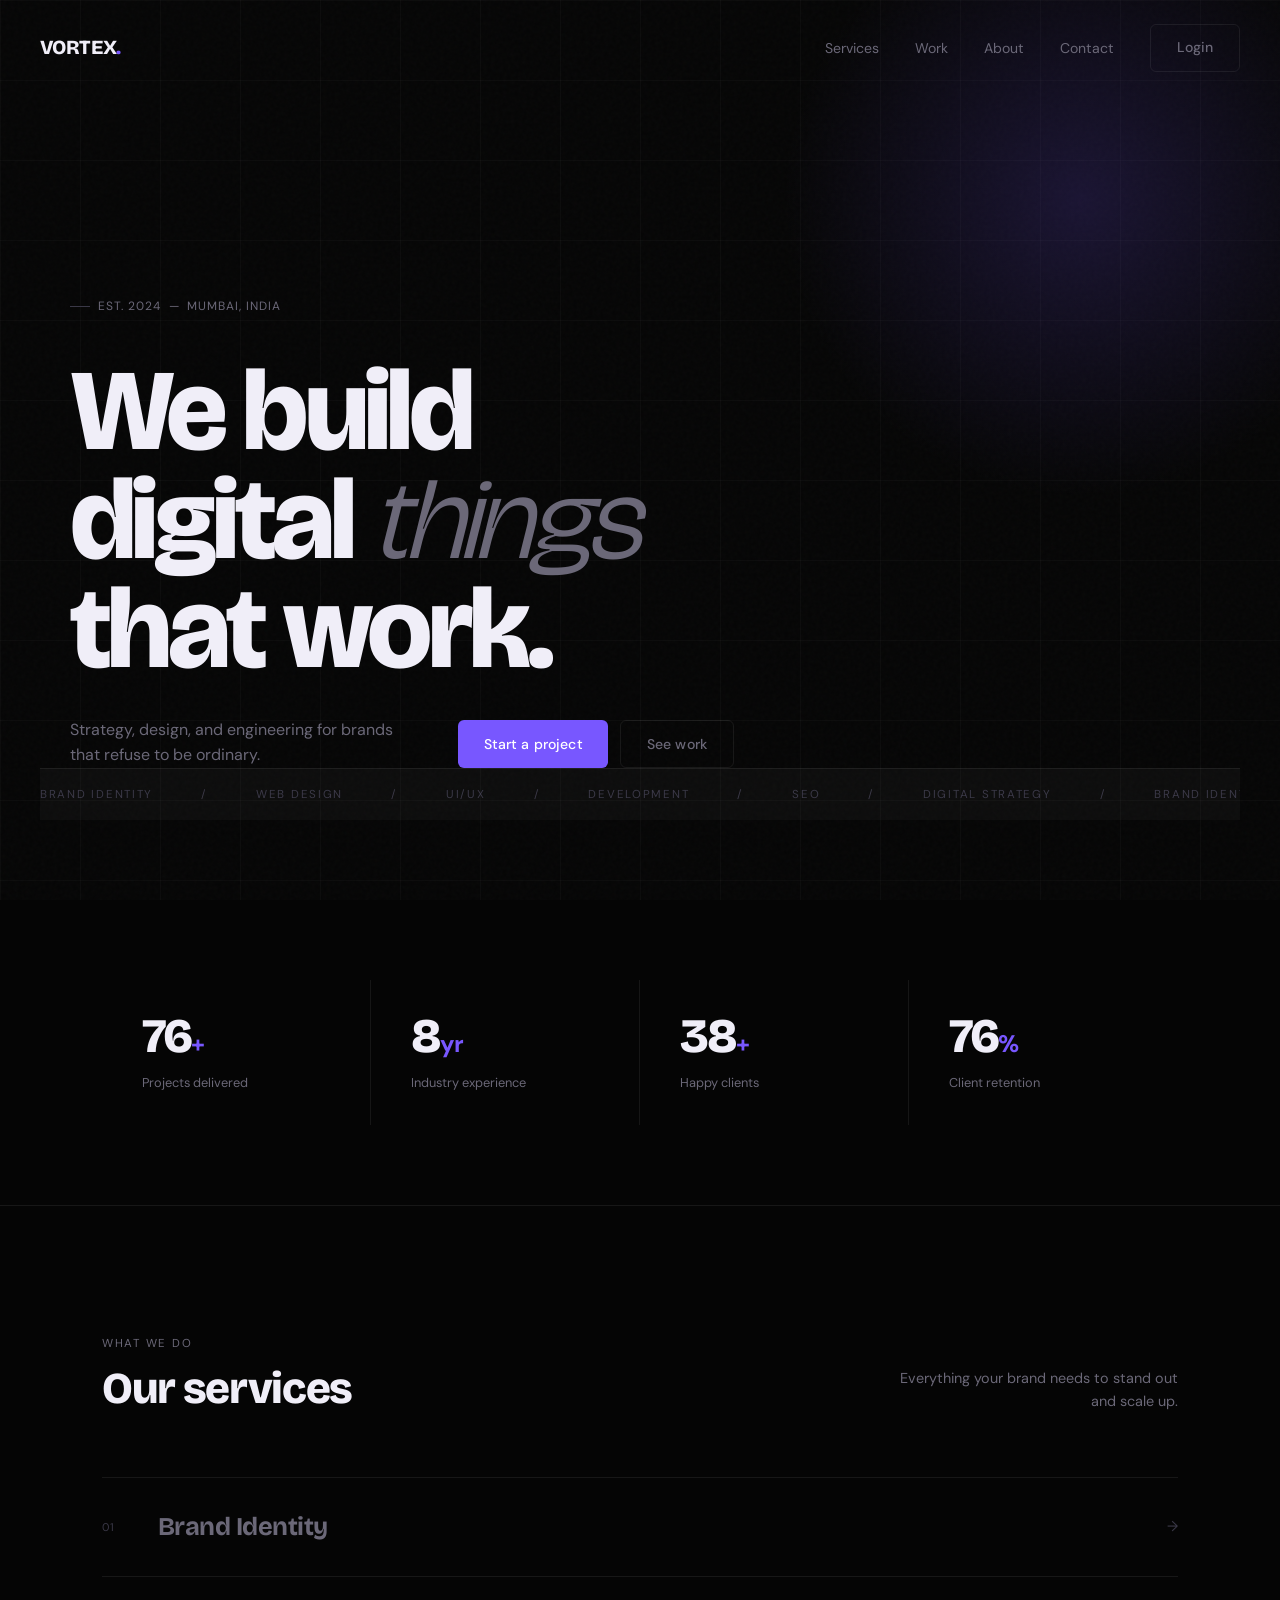
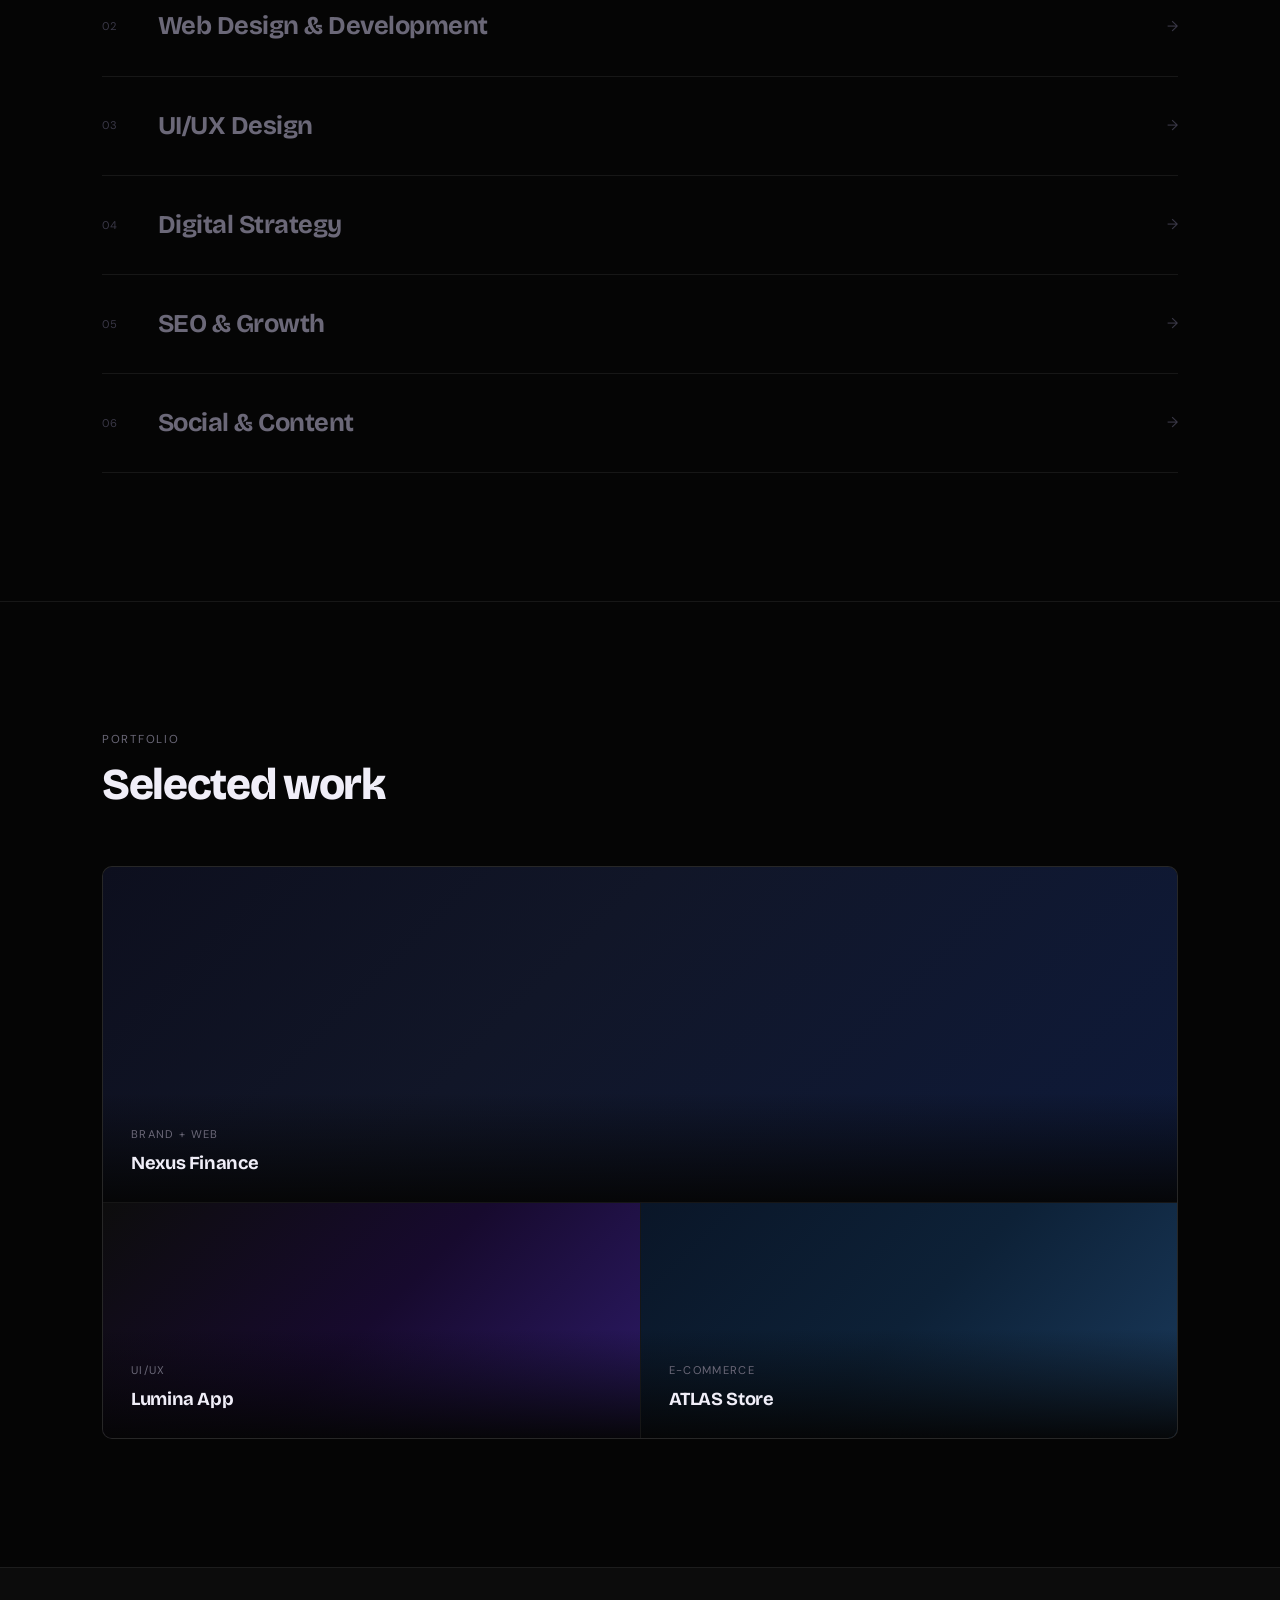
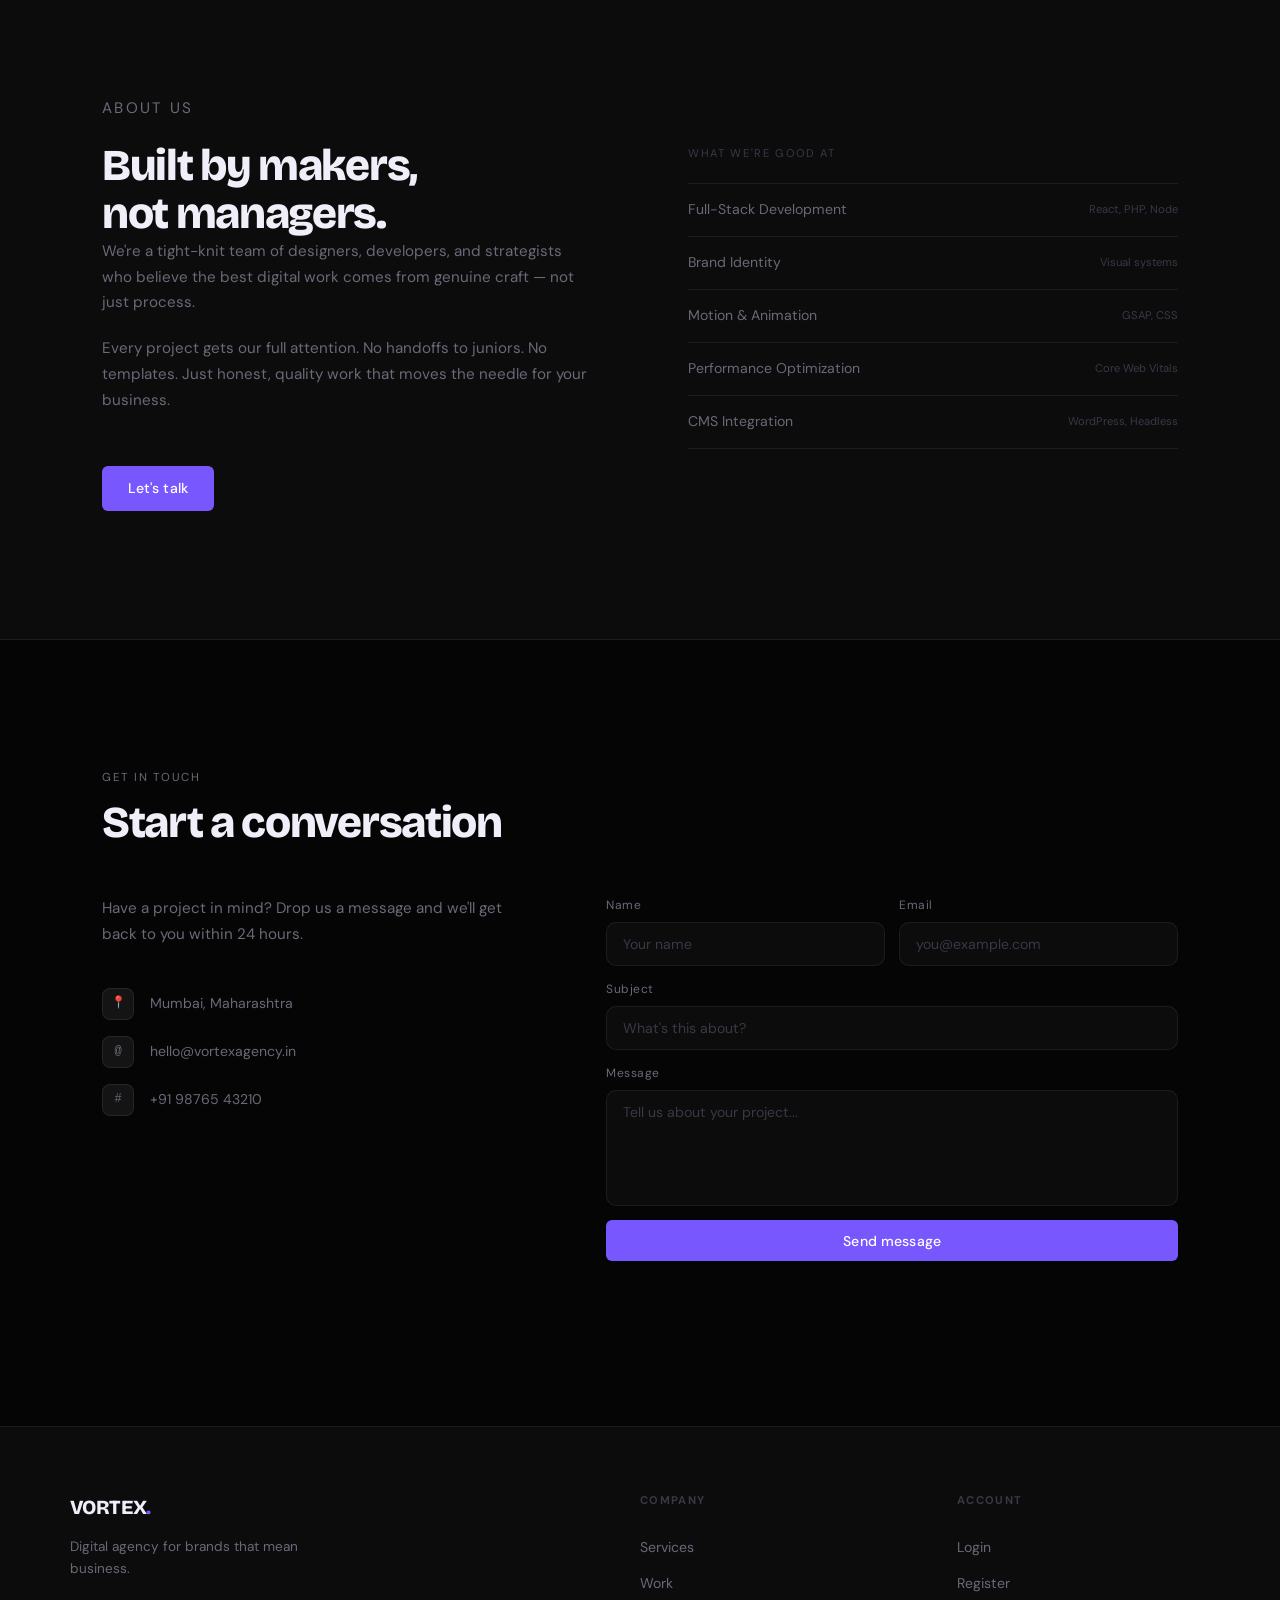
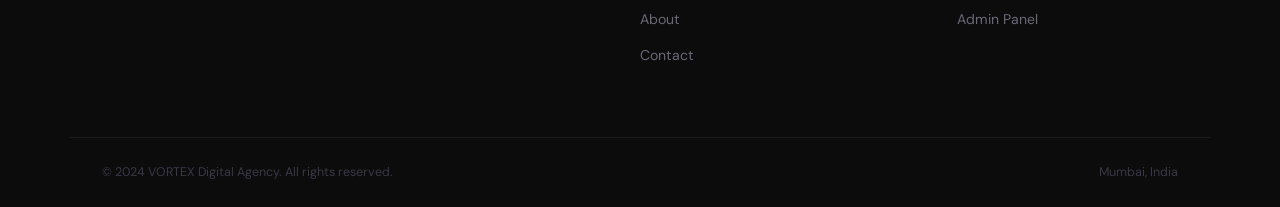
<file: index.html>
<!DOCTYPE html>
<html lang="en">
<head>
  <meta charset="UTF-8"/>
  <meta name="viewport" content="width=device-width, initial-scale=1.0"/>
  <title>VORTEX — Digital Agency</title>
  <link rel="stylesheet" href="css/style.css"/>
</head>
<body>

  <!-- NAV -->
  <nav class="nav" id="nav">
    <a href="index.html" class="nav__logo">VORTEX<span>.</span></a>
    <ul class="nav__links">
      <li><a href="#services">Services</a></li>
      <li><a href="#work">Work</a></li>
      <li><a href="#about">About</a></li>
      <li><a href="#contact">Contact</a></li>
    </ul>
    <div class="nav__actions">
      <a href="login.html" class="btn btn--ghost">Login</a>
    </div>
    <button class="nav__burger" id="burger" aria-label="Menu">
      <span></span><span></span><span></span>
    </button>
  </nav>

  <!-- MOBILE MENU -->
  <div class="mobile-menu" id="mobileMenu">
    <a href="#services">Services</a>
    <a href="#work">Work</a>
    <a href="#about">About</a>
    <a href="#contact">Contact</a>
    <a href="login.html">Login</a>
  </div>

  <!-- HERO -->
  <section class="hero">
    <div class="hero__noise"></div>
    <div class="hero__line"></div>
    <div class="hero__glow"></div>
    <div class="hero__content">
      <p class="hero__tag">Est. 2024 &nbsp;—&nbsp; Mumbai, India</p>
      <h1 class="hero__title">
        We build<br/>
        digital <em>things</em><br/>
        that work.
      </h1>
      <div class="hero__bottom">
        <p class="hero__sub">Strategy, design, and engineering for brands that refuse to be ordinary.</p>
        <div class="hero__cta">
          <a href="#contact" class="btn btn--primary">Start a project</a>
          <a href="#work" class="btn btn--ghost">See work</a>
        </div>
      </div>
    </div>

    <div class="marquee">
      <div class="marquee__track">
        <span>Brand Identity</span><span>/</span>
        <span>Web Design</span><span>/</span>
        <span>UI/UX</span><span>/</span>
        <span>Development</span><span>/</span>
        <span>SEO</span><span>/</span>
        <span>Digital Strategy</span><span>/</span>
        <span>Brand Identity</span><span>/</span>
        <span>Web Design</span><span>/</span>
        <span>UI/UX</span><span>/</span>
        <span>Development</span><span>/</span>
        <span>SEO</span><span>/</span>
        <span>Digital Strategy</span><span>/</span>
      </div>
    </div>
  </section>

  <!-- STATS -->
  <section class="stats">
    <div class="container">
      <div class="stats__grid">
        <div class="stats__item">
          <div><span class="stats__num" data-target="120">0</span><span class="stats__suffix">+</span></div>
          <p class="stats__label">Projects delivered</p>
        </div>
        <div class="stats__item">
          <div><span class="stats__num" data-target="8">0</span><span class="stats__suffix">yr</span></div>
          <p class="stats__label">Industry experience</p>
        </div>
        <div class="stats__item">
          <div><span class="stats__num" data-target="40">0</span><span class="stats__suffix">+</span></div>
          <p class="stats__label">Happy clients</p>
        </div>
        <div class="stats__item">
          <div><span class="stats__num" data-target="99">0</span><span class="stats__suffix">%</span></div>
          <p class="stats__label">Client retention</p>
        </div>
      </div>
    </div>
  </section>

  <!-- SERVICES -->
  <section class="services" id="services">
    <div class="container">
      <div class="services__header">
        <div>
          <p class="section__eyebrow">What we do</p>
          <h2 class="section__title">Our services</h2>
        </div>
        <p class="section__sub">Everything your brand needs to stand out and scale up.</p>
      </div>

      <div class="services__list">
        <div class="service-row">
          <span class="service-row__num">01</span>
          <span class="service-row__name">Brand Identity</span>
          <span class="service-row__desc">Logo, visual language, and brand systems that make you unforgettable.</span>
          <span class="service-row__arrow">→</span>
        </div>
        <div class="service-row">
          <span class="service-row__num">02</span>
          <span class="service-row__name">Web Design & Development</span>
          <span class="service-row__desc">High-performance websites built with modern tech, optimized for conversions.</span>
          <span class="service-row__arrow">→</span>
        </div>
        <div class="service-row">
          <span class="service-row__num">03</span>
          <span class="service-row__name">UI/UX Design</span>
          <span class="service-row__desc">User-first interfaces that reduce friction and drive engagement at every step.</span>
          <span class="service-row__arrow">→</span>
        </div>
        <div class="service-row">
          <span class="service-row__num">04</span>
          <span class="service-row__name">Digital Strategy</span>
          <span class="service-row__desc">Data-driven roadmaps that align your digital presence with business goals.</span>
          <span class="service-row__arrow">→</span>
        </div>
        <div class="service-row">
          <span class="service-row__num">05</span>
          <span class="service-row__name">SEO & Growth</span>
          <span class="service-row__desc">Organic visibility strategies that bring qualified traffic and real results.</span>
          <span class="service-row__arrow">→</span>
        </div>
        <div class="service-row">
          <span class="service-row__num">06</span>
          <span class="service-row__name">Social & Content</span>
          <span class="service-row__desc">Content ecosystems that grow your brand and keep audiences coming back.</span>
          <span class="service-row__arrow">→</span>
        </div>
      </div>
    </div>
  </section>

  <!-- WORK -->
  <section class="work" id="work">
    <div class="container">
      <p class="section__eyebrow">Portfolio</p>
      <h2 class="section__title">Selected work</h2>
      <div class="work__grid">
        <div class="work-card work-card--wide">
          <div class="work-card__thumb" style="background: linear-gradient(135deg, #0d0f1e 0%, #111628 40%, #0e1a3a 100%); min-height: 220px;"></div>
          <div class="work-card__meta">
            <span class="work-card__cat">Brand + Web</span>
            <div class="work-card__name">Nexus Finance</div>
          </div>
          <div class="work-card__arrow">↗</div>
        </div>
        <div class="work-card">
          <div class="work-card__thumb" style="background: linear-gradient(135deg, #0d0d0d 0%, #170a2e 50%, #2d1b69 100%); min-height: 200px;"></div>
          <div class="work-card__meta">
            <span class="work-card__cat">UI/UX</span>
            <div class="work-card__name">Lumina App</div>
          </div>
          <div class="work-card__arrow">↗</div>
        </div>
        <div class="work-card">
          <div class="work-card__thumb" style="background: linear-gradient(135deg, #0a1628 0%, #0d2137 50%, #1a3a5c 100%); min-height: 200px;"></div>
          <div class="work-card__meta">
            <span class="work-card__cat">E-Commerce</span>
            <div class="work-card__name">ATLAS Store</div>
          </div>
          <div class="work-card__arrow">↗</div>
        </div>
      </div>
    </div>
  </section>

  <!-- ABOUT -->
  <section class="about" id="about">
    <div class="container about__inner">
      <div class="about__text">
        <p class="section__eyebrow">About us</p>
        <h2 class="section__title">Built by makers,<br/>not managers.</h2>
        <p>We're a tight-knit team of designers, developers, and strategists who believe the best digital work comes from genuine craft — not just process.</p>
        <p>Every project gets our full attention. No handoffs to juniors. No templates. Just honest, quality work that moves the needle for your business.</p>
        <a href="#contact" class="btn btn--primary" style="margin-top:2rem;">Let's talk</a>
      </div>
      <div>
        <div class="about__expertise">
          <p class="about__expertise-title">What we're good at</p>
          <div class="expertise-list">
            <div class="expertise-item">Full-Stack Development <span>React, PHP, Node</span></div>
            <div class="expertise-item">Brand Identity <span>Visual systems</span></div>
            <div class="expertise-item">Motion & Animation <span>GSAP, CSS</span></div>
            <div class="expertise-item">Performance Optimization <span>Core Web Vitals</span></div>
            <div class="expertise-item">CMS Integration <span>WordPress, Headless</span></div>
          </div>
        </div>
      </div>
    </div>
  </section>

  <!-- CONTACT -->
  <section class="contact" id="contact">
    <div class="container">
      <p class="section__eyebrow">Get in touch</p>
      <h2 class="section__title">Start a conversation</h2>
      <div class="contact__inner" style="margin-top: 3rem;">
        <div class="contact__info">
          <p>Have a project in mind? Drop us a message and we'll get back to you within 24 hours.</p>
          <div class="contact__detail">
            <div class="contact__detail-icon">📍</div>
            Mumbai, Maharashtra
          </div>
          <div class="contact__detail">
            <div class="contact__detail-icon">@</div>
            hello@vortexagency.in
          </div>
          <div class="contact__detail">
            <div class="contact__detail-icon">#</div>
            +91 98765 43210
          </div>
        </div>
        <form class="contact-form" id="contactForm">
          <div class="form-row">
            <div class="form-group">
              <label>Name</label>
              <input type="text" name="name" placeholder="Your name" required/>
            </div>
            <div class="form-group">
              <label>Email</label>
              <input type="email" name="email" placeholder="you@example.com" required/>
            </div>
          </div>
          <div class="form-group">
            <label>Subject</label>
            <input type="text" name="subject" placeholder="What's this about?"/>
          </div>
          <div class="form-group">
            <label>Message</label>
            <textarea name="message" placeholder="Tell us about your project..." rows="5" required></textarea>
          </div>
          <button type="submit" class="btn btn--primary btn--full">Send message</button>
          <div class="form-status" id="formStatus"></div>
        </form>
      </div>
    </div>
  </section>

  <!-- FOOTER -->
  <footer class="footer">
    <div class="container footer__inner">
      <div class="footer__brand">
        <a href="index.html" class="nav__logo">VORTEX<span>.</span></a>
        <p>Digital agency for brands that mean business.</p>
      </div>
      <div class="footer__col">
        <h4>Company</h4>
        <a href="#services">Services</a>
        <a href="#work">Work</a>
        <a href="#about">About</a>
        <a href="#contact">Contact</a>
      </div>
      <div class="footer__col">
        <h4>Account</h4>
        <a href="login.html">Login</a>
        <a href="register.html">Register</a>
        <a href="admin/dashboard.php">Admin Panel</a>
      </div>
    </div>
    <div class="footer__bottom container">
      <p>© 2024 VORTEX Digital Agency. All rights reserved.</p>
      <p>Mumbai, India</p>
    </div>
  </footer>

  <script src="js/main.js"></script>
</body>
</html>
</file>
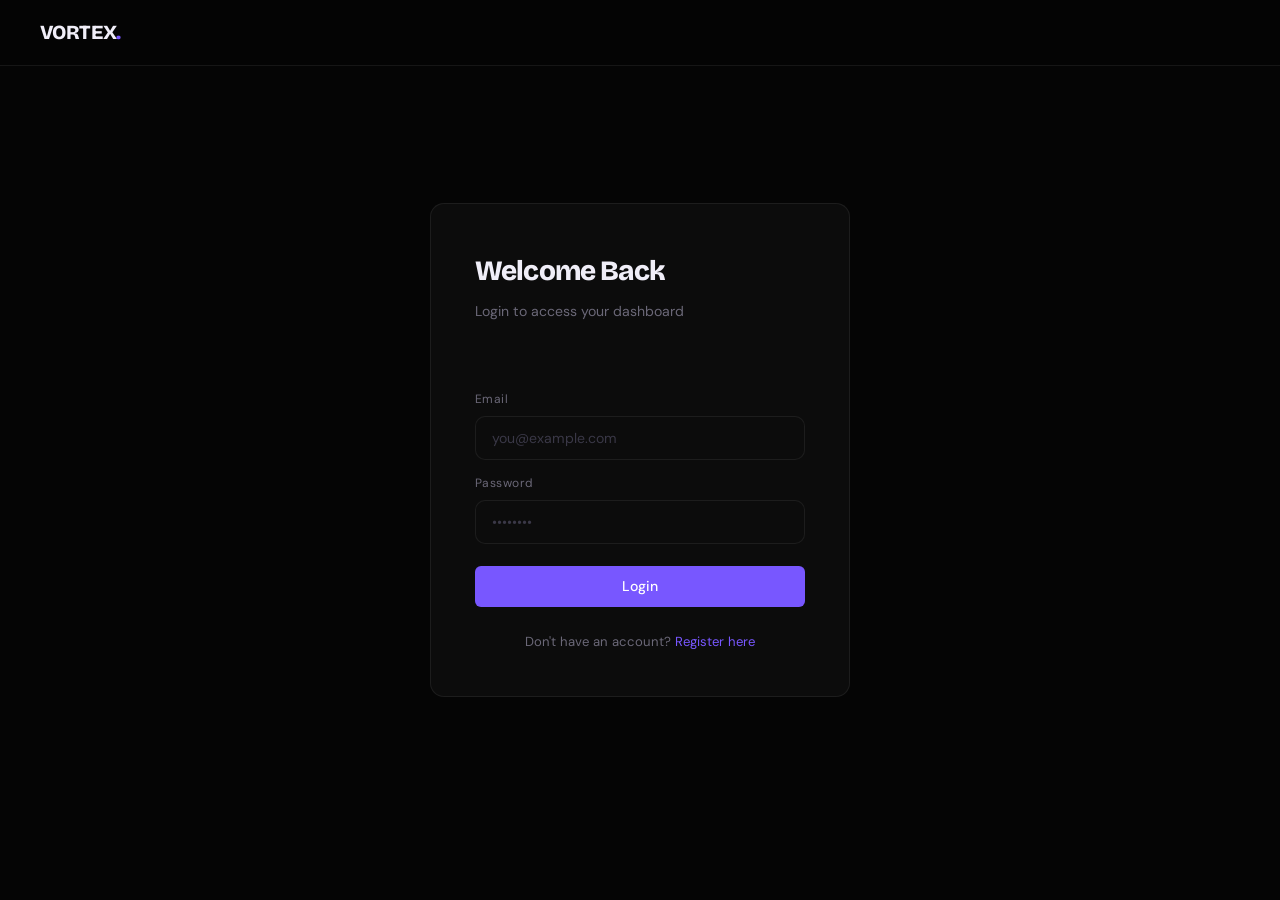
<file: login.html>
<!DOCTYPE html>
<html lang="en">
<head>
  <meta charset="UTF-8"/>
  <meta name="viewport" content="width=device-width, initial-scale=1.0"/>
  <title>Login — VORTEX</title>
  <link rel="stylesheet" href="css/style.css"/>
  <link rel="preconnect" href="https://fonts.googleapis.com"/>
  <link href="https://fonts.googleapis.com/css2?family=Syne:wght@400;600;700;800&family=Inter:wght@300;400;500&display=swap" rel="stylesheet"/>
</head>
<body>
  <nav class="nav scrolled">
    <a href="index.html" class="nav__logo">VORTEX<span>.</span></a>
  </nav>

  <div class="auth-page">
    <div class="auth-card">
      <h2>Welcome Back</h2>
      <p>Login to access your dashboard</p>
      <div id="loginStatus" class="form-status" style="margin-bottom:1rem;"></div>
      <form id="loginForm">
        <div class="form-group">
          <label>Email</label>
          <input type="email" name="email" placeholder="you@example.com" required/>
        </div>
        <div class="form-group">
          <label>Password</label>
          <input type="password" name="password" placeholder="••••••••" required/>
        </div>
        <button type="submit" class="btn btn--primary btn--full" style="margin-top:0.5rem;">
          Login
        </button>
      </form>
      <div class="auth-footer">
        Don't have an account? <a href="register.html">Register here</a>
      </div>
    </div>
  </div>

  <script>
    document.getElementById('loginForm').addEventListener('submit', async (e) => {
      e.preventDefault();
      const status = document.getElementById('loginStatus');
      const btn = e.target.querySelector('button');
      btn.textContent = 'Logging in...'; btn.disabled = true;
      const formData = new FormData(e.target);
      try {
        const res = await fetch('php/login.php', { method: 'POST', body: formData });
        const data = await res.json();
        if (data.success) {
          status.className = 'form-status success';
          status.textContent = 'Login successful! Redirecting...';
          setTimeout(() => window.location.href = 'admin/dashboard.php', 1000);
        } else {
          status.className = 'form-status error';
          status.textContent = data.message;
          btn.textContent = 'Login'; btn.disabled = false;
        }
      } catch {
        status.className = 'form-status error';
        status.textContent = 'Server error. Try again.';
        btn.textContent = 'Login'; btn.disabled = false;
      }
    });
  </script>
</body>
</html>
</file>
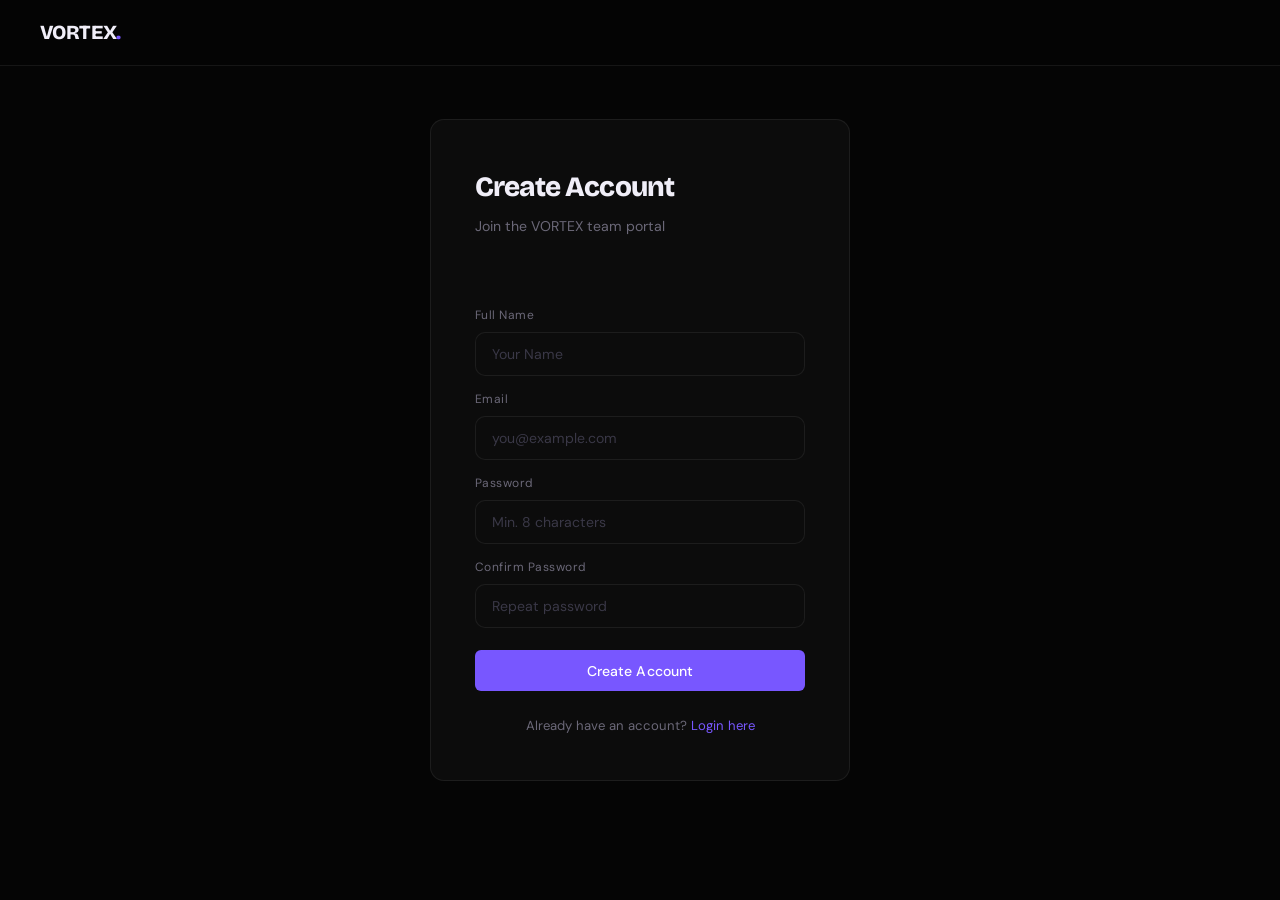
<file: register.html>
<!DOCTYPE html>
<html lang="en">
<head>
  <meta charset="UTF-8"/>
  <meta name="viewport" content="width=device-width, initial-scale=1.0"/>
  <title>Register — VORTEX</title>
  <link rel="stylesheet" href="css/style.css"/>
  <link rel="preconnect" href="https://fonts.googleapis.com"/>
  <link href="https://fonts.googleapis.com/css2?family=Syne:wght@400;600;700;800&family=Inter:wght@300;400;500&display=swap" rel="stylesheet"/>
</head>
<body>
  <nav class="nav scrolled">
    <a href="index.html" class="nav__logo">VORTEX<span>.</span></a>
  </nav>

  <div class="auth-page">
    <div class="auth-card">
      <h2>Create Account</h2>
      <p>Join the VORTEX team portal</p>
      <div id="regStatus" class="form-status" style="margin-bottom:1rem;"></div>
      <form id="regForm">
        <div class="form-group">
          <label>Full Name</label>
          <input type="text" name="name" placeholder="Your Name" required/>
        </div>
        <div class="form-group">
          <label>Email</label>
          <input type="email" name="email" placeholder="you@example.com" required/>
        </div>
        <div class="form-group">
          <label>Password</label>
          <input type="password" name="password" placeholder="Min. 8 characters" required minlength="8"/>
        </div>
        <div class="form-group">
          <label>Confirm Password</label>
          <input type="password" name="confirm_password" placeholder="Repeat password" required/>
        </div>
        <button type="submit" class="btn btn--primary btn--full" style="margin-top:0.5rem;">
          Create Account
        </button>
      </form>
      <div class="auth-footer">
        Already have an account? <a href="login.html">Login here</a>
      </div>
    </div>
  </div>

  <script>
    document.getElementById('regForm').addEventListener('submit', async (e) => {
      e.preventDefault();
      const status = document.getElementById('regStatus');
      const btn = e.target.querySelector('button');
      const fd = new FormData(e.target);
      if (fd.get('password') !== fd.get('confirm_password')) {
        status.className = 'form-status error';
        status.textContent = 'Passwords do not match.';
        return;
      }
      btn.textContent = 'Creating...'; btn.disabled = true;
      try {
        const res = await fetch('php/register.php', { method: 'POST', body: fd });
        const data = await res.json();
        status.className = 'form-status ' + (data.success ? 'success' : 'error');
        status.textContent = data.message;
        if (data.success) setTimeout(() => window.location.href = 'login.html', 1500);
      } catch {
        status.className = 'form-status error';
        status.textContent = 'Server error. Try again.';
      }
      btn.textContent = 'Create Account'; btn.disabled = false;
    });
  </script>
</body>
</html>
</file>
<file: css/style.css>
@import url('https://fonts.googleapis.com/css2?family=Bricolage+Grotesque:opsz,wght@12..96,300;12..96,400;12..96,500;12..96,700;12..96,800&family=DM+Sans:ital,opsz,wght@0,9..40,300;0,9..40,400;0,9..40,500;1,9..40,300&display=swap');

/* ===== TOKENS ===== */
:root {
  --bg:        #050505;
  --bg2:       #0c0c0c;
  --bg3:       #141414;
  --border:    rgba(255,255,255,0.07);
  --border-hi: rgba(255,255,255,0.14);
  --accent:    #7857FF;
  --accent-lo: rgba(120,87,255,0.12);
  --white:     #F0EEF8;
  --muted:     #6B6878;
  --dim:       #3A3847;
  --r:         10px;
  --ease:      cubic-bezier(0.4, 0, 0.2, 1);
}

*, *::before, *::after { box-sizing: border-box; margin: 0; padding: 0; }
html { scroll-behavior: smooth; }

body {
  background: var(--bg);
  color: var(--white);
  font-family: 'DM Sans', sans-serif;
  font-size: 16px;
  line-height: 1.65;
  overflow-x: hidden;
  -webkit-font-smoothing: antialiased;
}

/* ===== UTILS ===== */
.container { max-width: 1140px; margin: 0 auto; padding: 0 2rem; }

.btn {
  display: inline-flex; align-items: center; gap: 0.5rem;
  padding: 0.7rem 1.6rem;
  border-radius: 6px;
  font-family: 'DM Sans', sans-serif;
  font-size: 0.88rem; font-weight: 500;
  cursor: pointer; text-decoration: none;
  transition: all 0.25s var(--ease); border: none;
  letter-spacing: 0.01em;
}
.btn--primary {
  background: var(--accent); color: #fff;
}
.btn--primary:hover { background: #8f6fff; }
.btn--ghost {
  background: transparent; color: var(--muted);
  border: 1px solid var(--border);
}
.btn--ghost:hover { border-color: var(--border-hi); color: var(--white); }
.btn--outline {
  background: transparent;
  border: 1px solid var(--border); color: var(--white);
}
.btn--full { width: 100%; justify-content: center; }

/* ===== NAV ===== */
.nav {
  position: fixed; top: 0; left: 0; right: 0; z-index: 100;
  display: flex; align-items: center;
  padding: 1.5rem 2.5rem;
  transition: all 0.3s var(--ease);
}
.nav.scrolled {
  background: rgba(5,5,5,0.92);
  backdrop-filter: blur(24px);
  -webkit-backdrop-filter: blur(24px);
  border-bottom: 1px solid var(--border);
  padding: 1rem 2.5rem;
}
.nav__logo {
  font-family: 'Bricolage Grotesque', sans-serif;
  font-size: 1.25rem; font-weight: 800;
  letter-spacing: -0.03em; margin-right: auto;
  text-decoration: none; color: var(--white);
}
.nav__logo span { color: var(--accent); }
.nav__links {
  display: flex; gap: 2.25rem; list-style: none;
}
.nav__links a {
  color: var(--muted); text-decoration: none; font-size: 0.88rem;
  transition: color 0.2s;
}
.nav__links a:hover { color: var(--white); }
.nav__actions { display: flex; gap: 0.75rem; margin-left: 2.25rem; }
.nav__burger {
  display: none; flex-direction: column; gap: 5px;
  background: none; border: none; cursor: pointer; padding: 4px;
}
.nav__burger span {
  display: block; width: 22px; height: 1.5px;
  background: var(--white); border-radius: 2px;
  transition: all 0.25s var(--ease);
}

/* MOBILE MENU */
.mobile-menu {
  display: none; flex-direction: column; gap: 0;
  position: fixed; top: 64px; left: 0; right: 0;
  background: var(--bg2); z-index: 99;
  border-bottom: 1px solid var(--border);
}
.mobile-menu.open { display: flex; }
.mobile-menu a {
  color: var(--muted); text-decoration: none;
  font-size: 0.95rem; padding: 1rem 2.5rem;
  border-bottom: 1px solid var(--border);
  transition: color 0.2s;
}
.mobile-menu a:hover { color: var(--white); }

/* ===== HERO ===== */
.hero {
  min-height: 100svh;
  display: flex; flex-direction: column; justify-content: flex-end;
  padding: 0 2.5rem 5rem;
  position: relative; overflow: hidden;
}

.hero__noise {
  position: absolute; inset: 0; pointer-events: none; z-index: 0;
  background-image: url("data:image/svg+xml,%3Csvg viewBox='0 0 256 256' xmlns='http://www.w3.org/2000/svg'%3E%3Cfilter id='noise'%3E%3CfeTurbulence type='fractalNoise' baseFrequency='0.9' numOctaves='4' stitchTiles='stitch'/%3E%3C/filter%3E%3Crect width='100%25' height='100%25' filter='url(%23noise)' opacity='1'/%3E%3C/svg%3E");
  opacity: 0.025;
}

.hero__line {
  position: absolute; top: 0; left: 0; right: 0; bottom: 0;
  background-image:
    linear-gradient(rgba(255,255,255,0.025) 1px, transparent 1px),
    linear-gradient(90deg, rgba(255,255,255,0.025) 1px, transparent 1px);
  background-size: 80px 80px;
  pointer-events: none;
}

.hero__glow {
  position: absolute; width: 600px; height: 600px;
  background: radial-gradient(circle, rgba(120,87,255,0.18) 0%, transparent 70%);
  top: -100px; right: -100px; pointer-events: none;
}

.hero__content {
  max-width: 1140px; width: 100%; margin: 0 auto;
  position: relative; z-index: 1;
}

.hero__tag {
  display: inline-flex; align-items: center; gap: 0.5rem;
  font-size: 0.75rem; color: var(--muted); letter-spacing: 0.08em;
  text-transform: uppercase; margin-bottom: 2.5rem;
}
.hero__tag::before {
  content: '';
  display: inline-block; width: 20px; height: 1px; background: var(--dim);
}

.hero__title {
  font-family: 'Bricolage Grotesque', sans-serif;
  font-size: clamp(4rem, 9vw, 8.5rem);
  font-weight: 800;
  line-height: 0.95;
  letter-spacing: -0.04em;
  margin-bottom: 2rem;
}
.hero__title em {
  font-style: italic; font-weight: 300;
  color: var(--muted);
}

.hero__bottom {
  display: flex; align-items: flex-end; gap: 3rem; flex-wrap: wrap;
}
.hero__sub {
  font-size: 1rem; color: var(--muted); max-width: 340px; line-height: 1.6;
}
.hero__cta { display: flex; gap: 0.75rem; flex-wrap: wrap; }

/* MARQUEE */
.marquee {
  border-top: 1px solid var(--border);
  padding: 1rem 0; overflow: hidden;
  background: var(--bg2);
}
.marquee__track {
  display: flex; gap: 3rem; white-space: nowrap;
  animation: marquee 24s linear infinite;
  font-size: 0.72rem; color: var(--dim); letter-spacing: 0.15em;
  text-transform: uppercase;
}
@keyframes marquee { from { transform: translateX(0); } to { transform: translateX(-50%); } }

/* ===== STATS ===== */
.stats {
  padding: 5rem 0;
  border-bottom: 1px solid var(--border);
}
.stats__grid {
  display: grid; grid-template-columns: repeat(4, 1fr);
  gap: 0;
}
.stats__item {
  padding: 2rem 2.5rem;
  border-right: 1px solid var(--border);
}
.stats__item:last-child { border-right: none; }
.stats__num {
  font-family: 'Bricolage Grotesque', sans-serif;
  font-size: 3rem; font-weight: 800;
  line-height: 1; letter-spacing: -0.04em;
  color: var(--white);
}
.stats__suffix { font-size: 1.5rem; color: var(--accent); font-weight: 700; }
.stats__label { font-size: 0.8rem; color: var(--muted); margin-top: 0.5rem; }

/* ===== SERVICES ===== */
.services { padding: 8rem 0; }
.services__header {
  display: flex; align-items: flex-end; justify-content: space-between;
  margin-bottom: 4rem; gap: 2rem; flex-wrap: wrap;
}
.section__eyebrow {
  font-size: 0.72rem; letter-spacing: 0.15em; text-transform: uppercase;
  color: var(--muted); margin-bottom: 0.75rem;
}
.section__title {
  font-family: 'Bricolage Grotesque', sans-serif;
  font-size: clamp(2rem, 4vw, 2.75rem);
  font-weight: 800; line-height: 1.1; letter-spacing: -0.03em;
}
.section__sub {
  font-size: 0.9rem; color: var(--muted); max-width: 280px;
  text-align: right; line-height: 1.6;
}

.services__list { border-top: 1px solid var(--border); }
.service-row {
  display: flex; align-items: center; gap: 2rem;
  padding: 1.75rem 0;
  border-bottom: 1px solid var(--border);
  transition: all 0.25s var(--ease);
  cursor: default;
}
.service-row:hover { padding-left: 1rem; }
.service-row:hover .service-row__name { color: var(--white); }
.service-row__num {
  font-size: 0.7rem; color: var(--dim); letter-spacing: 0.1em;
  width: 24px; flex-shrink: 0; font-family: 'DM Sans', sans-serif;
}
.service-row__name {
  font-family: 'Bricolage Grotesque', sans-serif;
  font-size: clamp(1.1rem, 2.5vw, 1.6rem);
  font-weight: 700; letter-spacing: -0.02em;
  color: var(--muted); transition: color 0.25s;
  flex: 1;
}
.service-row__desc {
  font-size: 0.85rem; color: var(--muted); max-width: 320px; text-align: right;
  line-height: 1.5; display: none;
}
.service-row:hover .service-row__desc { display: block; }
.service-row__arrow {
  font-size: 0.9rem; color: var(--dim); transition: all 0.25s;
  flex-shrink: 0;
}
.service-row:hover .service-row__arrow { color: var(--accent); transform: translateX(4px); }

/* ===== WORK ===== */
.work { padding: 8rem 0; border-top: 1px solid var(--border); }
.work__grid {
  display: grid;
  grid-template-columns: repeat(2, 1fr);
  grid-template-rows: auto auto;
  gap: 1px;
  background: var(--border);
  border: 1px solid var(--border);
  border-radius: var(--r);
  overflow: hidden;
  margin-top: 3.5rem;
}
.work-card {
  position: relative; cursor: pointer;
  overflow: hidden; background: var(--bg2);
}
.work-card--wide { grid-column: 1 / -1; }
.work-card__thumb {
  width: 100%; aspect-ratio: 16/7;
  display: block; transition: transform 0.6s var(--ease);
}
.work-card--wide .work-card__thumb { aspect-ratio: 16/5; }
.work-card:hover .work-card__thumb { transform: scale(1.04); }

.work-card__meta {
  position: absolute; bottom: 0; left: 0; right: 0;
  padding: 2rem 1.75rem 1.5rem;
  background: linear-gradient(transparent, rgba(5,5,5,0.95));
}
.work-card__cat {
  font-size: 0.7rem; color: var(--muted); text-transform: uppercase;
  letter-spacing: 0.12em; display: block; margin-bottom: 0.3rem;
}
.work-card__name {
  font-family: 'Bricolage Grotesque', sans-serif;
  font-size: 1.15rem; font-weight: 700; letter-spacing: -0.02em;
}
.work-card__arrow {
  position: absolute; top: 1.25rem; right: 1.25rem;
  width: 32px; height: 32px; border-radius: 50%;
  background: rgba(255,255,255,0.06);
  display: flex; align-items: center; justify-content: center;
  font-size: 0.8rem; color: var(--muted);
  opacity: 0; transform: scale(0.8);
  transition: all 0.25s var(--ease);
}
.work-card:hover .work-card__arrow { opacity: 1; transform: scale(1); color: var(--white); }

/* ===== ABOUT ===== */
.about {
  padding: 8rem 0;
  background: var(--bg2);
  border-top: 1px solid var(--border);
  border-bottom: 1px solid var(--border);
}
.about__inner {
  display: grid; grid-template-columns: 1fr 1fr; gap: 6rem; align-items: start;
}
.about__text p {
  font-size: 0.95rem; color: var(--muted); margin-bottom: 1.25rem; line-height: 1.7;
}
.about__expertise { margin-top: 3rem; }
.about__expertise-title {
  font-size: 0.7rem; letter-spacing: 0.15em; text-transform: uppercase;
  color: var(--dim); margin-bottom: 1.25rem;
}
.expertise-list { display: flex; flex-direction: column; gap: 0; }
.expertise-item {
  display: flex; align-items: center; justify-content: space-between;
  padding: 0.9rem 0;
  border-bottom: 1px solid var(--border);
  font-size: 0.88rem; color: var(--muted);
  transition: color 0.2s;
}
.expertise-item:first-child { border-top: 1px solid var(--border); }
.expertise-item:hover { color: var(--white); }
.expertise-item span { font-size: 0.7rem; color: var(--dim); }

/* ===== CONTACT ===== */
.contact { padding: 8rem 0; }
.contact__inner {
  display: grid; grid-template-columns: 1fr 1.4fr; gap: 6rem; align-items: start;
}
.contact__info p { font-size: 0.95rem; color: var(--muted); margin-bottom: 2.5rem; line-height: 1.7; }
.contact__detail {
  display: flex; align-items: center; gap: 1rem;
  color: var(--muted); font-size: 0.88rem; margin-bottom: 1rem;
}
.contact__detail-icon {
  width: 32px; height: 32px; border-radius: 8px;
  background: var(--bg3); border: 1px solid var(--border);
  display: flex; align-items: center; justify-content: center;
  font-size: 0.75rem; color: var(--muted); flex-shrink: 0;
  font-family: monospace;
}

.contact-form { display: flex; flex-direction: column; gap: 0.875rem; }
.form-row { display: grid; grid-template-columns: 1fr 1fr; gap: 0.875rem; }
.form-group { display: flex; flex-direction: column; }
.form-group label { font-size: 0.75rem; color: var(--muted); margin-bottom: 0.4rem; letter-spacing: 0.04em; }
.form-group input, .form-group textarea {
  width: 100%; background: var(--bg2); border: 1px solid var(--border);
  border-radius: var(--r); padding: 0.75rem 1rem;
  color: var(--white); font-family: 'DM Sans', sans-serif; font-size: 0.88rem;
  transition: border-color 0.2s; outline: none; resize: none;
}
.form-group input:focus, .form-group textarea:focus {
  border-color: rgba(120,87,255,0.5);
}
.form-group input::placeholder, .form-group textarea::placeholder { color: var(--dim); }
.form-status {
  font-size: 0.85rem; min-height: 1.4em; margin-top: 0.25rem;
}
.form-status.success { color: #5eebb4; }
.form-status.error { color: #f87171; }

/* ===== FOOTER ===== */
.footer {
  border-top: 1px solid var(--border);
  background: var(--bg2);
}
.footer__inner {
  display: grid; grid-template-columns: 2fr 1fr 1fr;
  gap: 4rem; padding: 4rem 0;
}
.footer__brand p { color: var(--muted); font-size: 0.85rem; margin-top: 0.75rem; max-width: 240px; line-height: 1.6; }
.footer__col h4 {
  font-size: 0.7rem; letter-spacing: 0.12em; text-transform: uppercase;
  color: var(--dim); margin-bottom: 1.25rem;
}
.footer__col { display: flex; flex-direction: column; gap: 0; }
.footer__col a {
  color: var(--muted); text-decoration: none; font-size: 0.88rem;
  padding: 0.4rem 0; transition: color 0.2s;
}
.footer__col a:hover { color: var(--white); }
.footer__bottom {
  border-top: 1px solid var(--border);
  padding: 1.5rem 2rem;
  display: flex; justify-content: space-between; align-items: center;
}
.footer__bottom p { font-size: 0.78rem; color: var(--dim); }

/* ===== AUTH ===== */
.auth-page {
  min-height: 100svh; display: flex; align-items: center;
  justify-content: center; padding: 2rem;
  background: var(--bg);
}
.auth-card {
  background: var(--bg2); border: 1px solid var(--border);
  border-radius: 14px; padding: 2.75rem; width: 100%; max-width: 420px;
}
.auth-card h2 {
  font-family: 'Bricolage Grotesque', sans-serif;
  font-size: 1.75rem; font-weight: 800;
  letter-spacing: -0.03em; margin-bottom: 0.35rem;
}
.auth-card > p { color: var(--muted); font-size: 0.88rem; margin-bottom: 2rem; }
.auth-card .form-group { margin-bottom: 0.875rem; }
.auth-footer {
  text-align: center; margin-top: 1.5rem; font-size: 0.82rem; color: var(--muted);
}
.auth-footer a { color: var(--accent); text-decoration: none; }

/* ===== ADMIN ===== */
.admin-layout { display: flex; min-height: 100svh; }
.sidebar {
  width: 240px; background: var(--bg2); border-right: 1px solid var(--border);
  display: flex; flex-direction: column; padding: 1.75rem 1rem;
  position: fixed; top: 0; left: 0; bottom: 0;
}
.sidebar__logo {
  font-family: 'Bricolage Grotesque', sans-serif;
  font-size: 1.2rem; font-weight: 800; letter-spacing: -0.03em;
  padding: 0.25rem 0.5rem; margin-bottom: 2.5rem;
  color: var(--white); text-decoration: none;
}
.sidebar__logo span { color: var(--accent); }
.sidebar__nav { flex: 1; display: flex; flex-direction: column; gap: 2px; }
.sidebar__link {
  display: flex; align-items: center; gap: 0.65rem;
  padding: 0.65rem 0.75rem; border-radius: 8px;
  color: var(--muted); text-decoration: none; font-size: 0.85rem;
  transition: all 0.2s;
}
.sidebar__link svg { opacity: 0.5; }
.sidebar__link:hover, .sidebar__link.active { background: var(--accent-lo); color: var(--white); }
.sidebar__link:hover svg, .sidebar__link.active svg { opacity: 1; }
.sidebar__link.active { color: #a990ff; }
.sidebar__logout {
  color: #f87171; background: none; border: none; cursor: pointer;
  display: flex; align-items: center; gap: 0.65rem;
  padding: 0.65rem 0.75rem; border-radius: 8px; font-family: 'DM Sans', sans-serif;
  font-size: 0.85rem; width: 100%; transition: background 0.2s;
}
.sidebar__logout:hover { background: rgba(248,113,113,0.08); }
.main-content { margin-left: 240px; flex: 1; padding: 2.5rem; }
.page-header { margin-bottom: 2.25rem; }
.page-header h1 {
  font-family: 'Bricolage Grotesque', sans-serif;
  font-size: 1.6rem; font-weight: 800; letter-spacing: -0.03em;
}
.page-header p { color: var(--muted); font-size: 0.85rem; margin-top: 0.25rem; }

.dash-grid {
  display: grid; grid-template-columns: repeat(4, 1fr); gap: 1rem;
  margin-bottom: 2.25rem;
}
.dash-card {
  background: var(--bg2); border: 1px solid var(--border);
  border-radius: var(--r); padding: 1.5rem;
}
.dash-card__label { font-size: 0.75rem; color: var(--muted); margin-bottom: 0.5rem; }
.dash-card__val {
  font-family: 'Bricolage Grotesque', sans-serif;
  font-size: 2rem; font-weight: 800; letter-spacing: -0.03em;
}

.data-table {
  background: var(--bg2); border: 1px solid var(--border);
  border-radius: var(--r); overflow: hidden;
}
.data-table__header {
  display: flex; align-items: center; justify-content: space-between;
  padding: 1.25rem 1.5rem; border-bottom: 1px solid var(--border);
}
.data-table__header h3 {
  font-family: 'Bricolage Grotesque', sans-serif;
  font-size: 0.95rem; font-weight: 700;
}
table { width: 100%; border-collapse: collapse; }
th, td {
  text-align: left; padding: 0.9rem 1.5rem;
  border-bottom: 1px solid var(--border); font-size: 0.85rem;
}
th {
  color: var(--muted); font-weight: 400; letter-spacing: 0.06em;
  background: var(--bg3); text-transform: uppercase; font-size: 0.7rem;
}
tr:last-child td { border-bottom: none; }
tr:hover td { background: rgba(255,255,255,0.015); }
.badge {
  display: inline-block; padding: 0.18rem 0.6rem;
  border-radius: 4px; font-size: 0.72rem; font-weight: 500;
}
.badge--new { background: rgba(120,87,255,0.15); color: #a990ff; }
.badge--read { background: rgba(100,100,100,0.1); color: var(--muted); }
.badge--active { background: rgba(94,235,180,0.1); color: #5eebb4; }

.action-btn {
  background: none; border: 1px solid var(--border); color: var(--muted);
  padding: 0.25rem 0.65rem; border-radius: 5px; cursor: pointer; font-size: 0.75rem;
  font-family: 'DM Sans', sans-serif; transition: all 0.2s;
}
.action-btn:hover { border-color: var(--border-hi); color: var(--white); }
.action-btn.del:hover { border-color: rgba(248,113,113,0.4); color: #f87171; }

/* ===== RESPONSIVE ===== */
@media (max-width: 900px) {
  .nav__links, .nav__actions { display: none; }
  .nav__burger { display: flex; }
  .stats__grid { grid-template-columns: repeat(2,1fr); }
  .stats__item:nth-child(2) { border-right: none; }
  .stats__item { border-bottom: 1px solid var(--border); }
  .about__inner, .contact__inner { grid-template-columns: 1fr; gap: 3.5rem; }
  .footer__inner { grid-template-columns: 1fr 1fr; gap: 2.5rem; }
  .dash-grid { grid-template-columns: repeat(2,1fr); }
  .work__grid { grid-template-columns: 1fr; }
  .work-card--wide { grid-column: auto; }
  .admin-layout { flex-direction: column; }
  .sidebar { width: 100%; position: relative; padding: 1.5rem; }
  .main-content { margin-left: 0; }
  .section__sub { text-align: left; }
  .services__header { flex-direction: column; align-items: flex-start; }
  .form-row { grid-template-columns: 1fr; }
}
@media (max-width: 600px) {
  .hero { padding: 0 1.5rem 4rem; }
  .stats__grid { grid-template-columns: 1fr 1fr; }
  .footer__inner { grid-template-columns: 1fr; }
  .service-row__desc { display: none !important; }
  .dash-grid { grid-template-columns: 1fr 1fr; }
}
</file>
